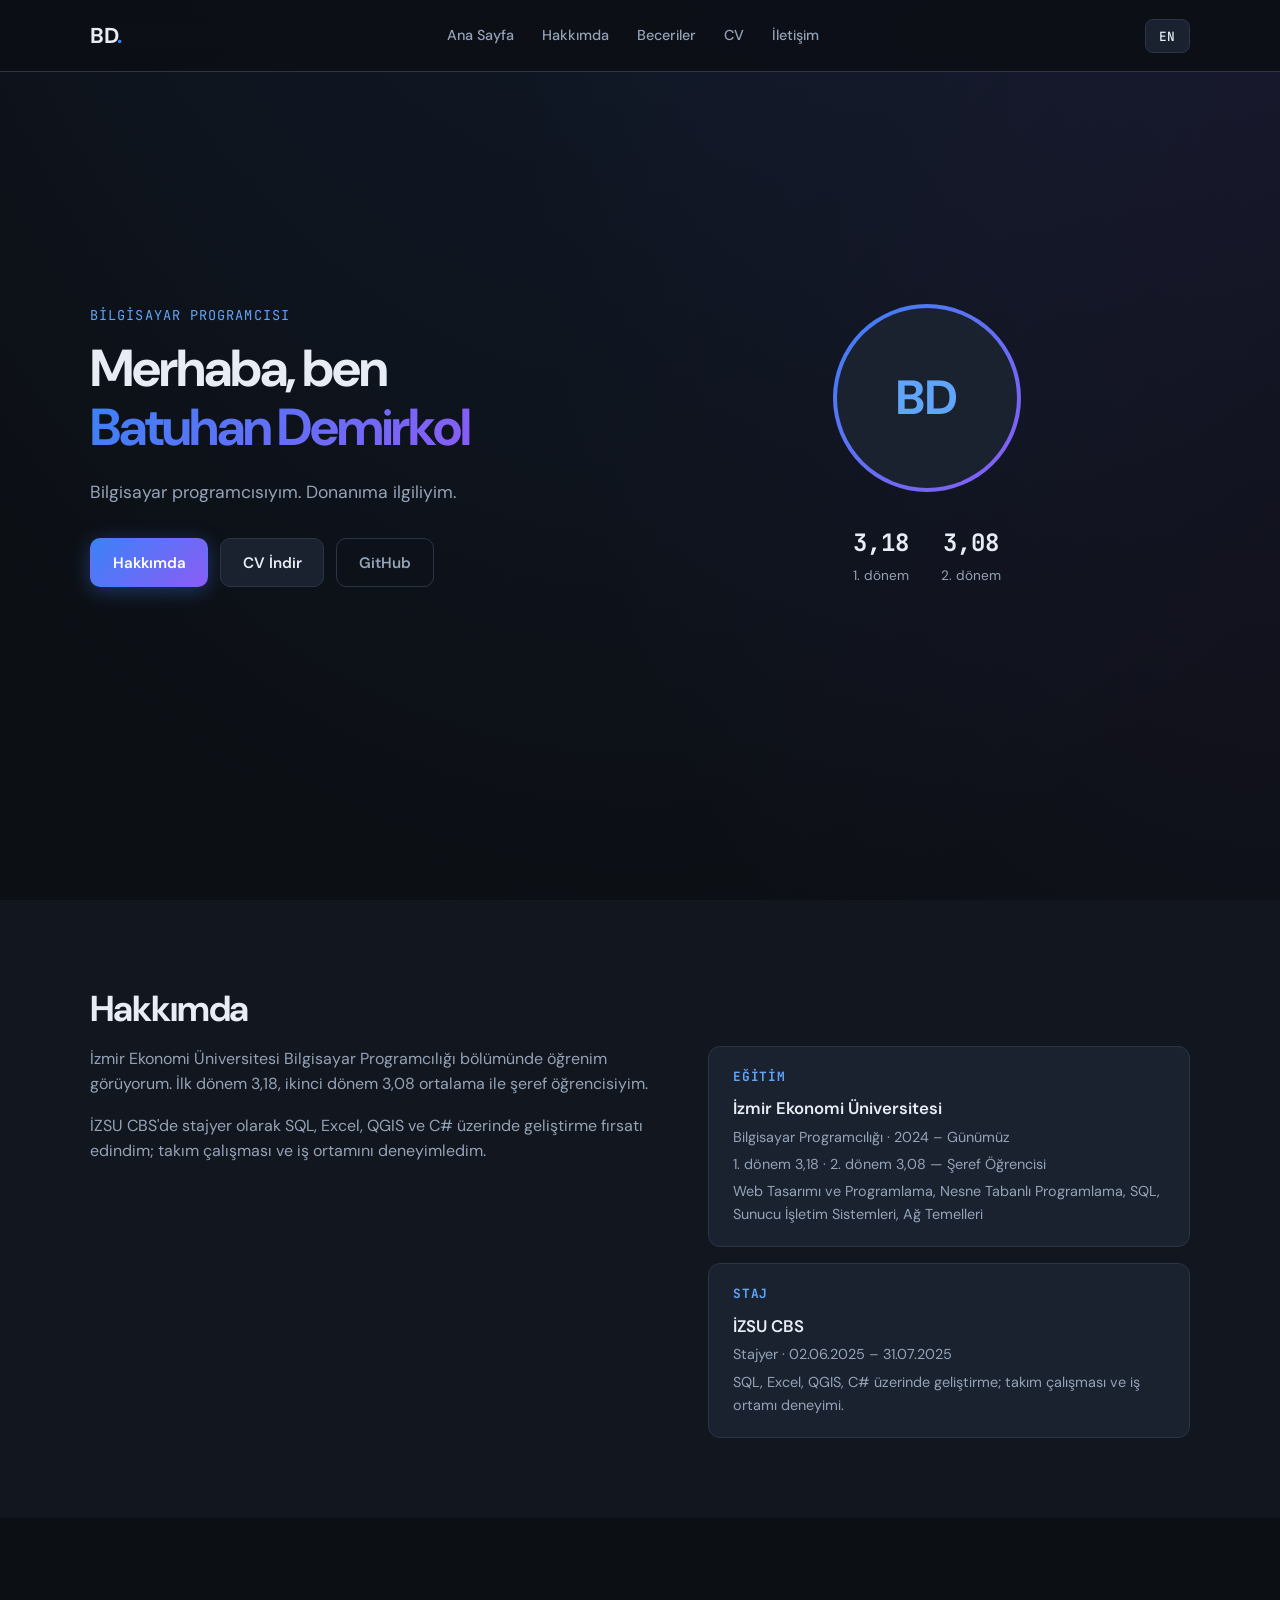
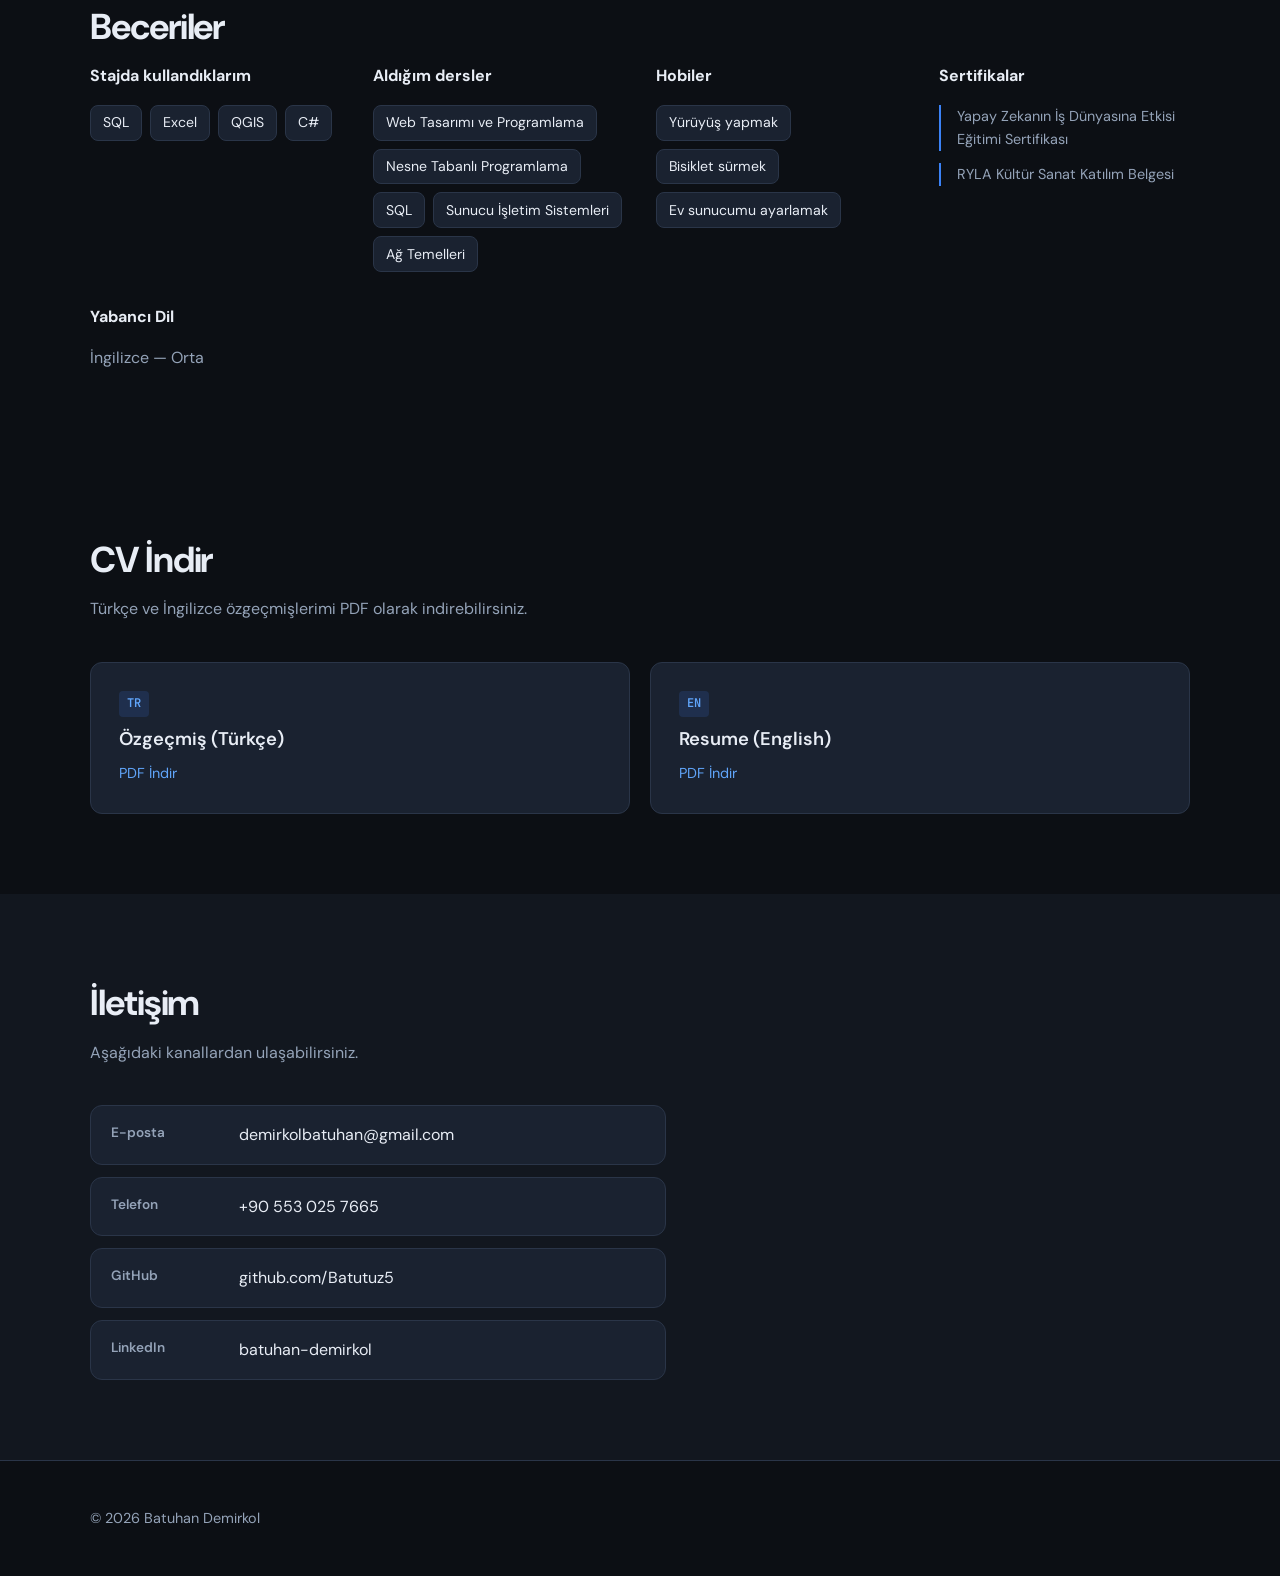
<file: index.html>
<!DOCTYPE html>
<html lang="tr">
<head>
  <meta charset="UTF-8" />
  <meta name="viewport" content="width=device-width, initial-scale=1.0" />
  <meta name="description" content="Batuhan Demirkol — Bilgisayar Programcısı portfolyosu" />
  <title>Batuhan Demirkol | Portfolyo</title>
  <link rel="preconnect" href="https://fonts.googleapis.com" />
  <link rel="preconnect" href="https://fonts.gstatic.com" crossorigin />
  <link href="https://fonts.googleapis.com/css2?family=DM+Sans:ital,opsz,wght@0,9..40,400;0,9..40,500;0,9..40,600;0,9..40,700;1,9..40,400&family=JetBrains+Mono:wght@400;500&display=swap" rel="stylesheet" />
  <link rel="stylesheet" href="css/style.css" />
</head>
<body>
  <a class="skip-link" href="#main" data-i18n="skip">İçeriğe atla</a>

  <header class="site-header">
    <div class="container header-inner">
      <a href="#home" class="logo">BD<span class="logo-dot">.</span></a>
      <nav class="nav" aria-label="Ana menü">
        <button class="nav-toggle" type="button" aria-expanded="false" aria-controls="nav-menu">
          <span class="nav-toggle-bar"></span>
          <span class="sr-only" data-i18n="menu">Menü</span>
        </button>
        <ul id="nav-menu" class="nav-list">
          <li><a href="#home" data-i18n="nav.home">Ana Sayfa</a></li>
          <li><a href="#about" data-i18n="nav.about">Hakkımda</a></li>
          <li><a href="#skills" data-i18n="nav.skills">Beceriler</a></li>
          <li><a href="#cv" data-i18n="nav.cv">CV</a></li>
          <li><a href="#contact" data-i18n="nav.contact">İletişim</a></li>
        </ul>
      </nav>
      <button type="button" class="lang-toggle" id="lang-toggle" aria-label="Dili değiştir">EN</button>
    </div>
  </header>

  <main id="main">
    <section id="home" class="hero section">
      <div class="container hero-grid">
        <div class="hero-content">
          <p class="eyebrow" data-i18n="hero.eyebrow">Bilgisayar Programcısı</p>
          <h1 class="hero-title">
            <span data-i18n="hero.greeting">Merhaba, ben</span><br />
            <span class="gradient-text">Batuhan Demirkol</span>
          </h1>
          <p class="hero-lead" data-i18n="hero.lead">
            İzmir Ekonomi Üniversitesi'nde Bilgisayar Programcılığı öğrencisiyim. Web geliştirme, SQL ve sunucu sistemleri üzerinde çalışıyorum; donanım ve homelab kurulumu ilgi alanım.
          </p>
          <div class="hero-actions">
            <a href="#about" class="btn btn-primary" data-i18n="hero.cta.about">Hakkımda</a>
            <a href="#cv" class="btn btn-outline" data-i18n="hero.cta.cv">CV İndir</a>
            <a href="https://github.com/Batutuz5" class="btn btn-ghost" target="_blank" rel="noopener noreferrer">GitHub</a>
          </div>
        </div>
        <div class="hero-visual" aria-hidden="true">
          <div class="avatar-ring">
            <div class="avatar-placeholder">
              <span>BD</span>
            </div>
          </div>
          <div class="hero-stats">
            <div class="stat">
              <span class="stat-value">3,18</span>
              <span class="stat-label" data-i18n="hero.stat.term1">1. dönem</span>
            </div>
            <div class="stat">
              <span class="stat-value">3,08</span>
              <span class="stat-label" data-i18n="hero.stat.term2">2. dönem</span>
            </div>
          </div>
        </div>
      </div>
    </section>

    <section id="about" class="section section-alt">
      <div class="container">
        <h2 class="section-title" data-i18n="about.title">Hakkımda</h2>
        <div class="about-grid">
          <div class="about-text">
            <p data-i18n="about.p1">
              Web tasarımı, nesne tabanlı programlama, SQL, sunucu işletim sistemleri ve ağ temelleri üzerine eğitim alıyorum. İZSU CBS biriminde staj yaparak SQL, Excel, QGIS ve C# ile saha deneyimi kazandım.
            </p>
            <p data-i18n="about.p2">
              Boş zamanlarımda yürüyüş ve bisiklet yapıyorum; ev sunucusu (homelab) kurarak altyapı ve donanım becerilerimi geliştiriyorum.
            </p>
          </div>
          <div class="about-cards">
            <article class="info-card">
              <h3 data-i18n="about.edu.title">Eğitim</h3>
              <p class="info-card-main">İzmir Ekonomi Üniversitesi</p>
              <p class="info-card-sub" data-i18n="about.edu.detail">Bilgisayar Programcılığı · 2024 – Günümüz</p>
              <p class="info-card-meta" data-i18n="about.edu.honour">1. dönem 3,18 · 2. dönem 3,08 — Şeref Öğrencisi</p>
              <p class="info-card-meta" data-i18n="about.edu.courses">Web Tasarımı ve Programlama, …</p>
            </article>
            <article class="info-card">
              <h3 data-i18n="about.intern.title">Staj</h3>
              <p class="info-card-main">İZSU CBS</p>
              <p class="info-card-sub" data-i18n="about.intern.role">Stajyer · 02.06.2025 – 31.07.2025</p>
              <p class="info-card-meta" data-i18n="about.intern.detail">SQL, Excel, QGIS, C# · takım çalışması</p>
            </article>
          </div>
        </div>
      </div>
    </section>

    <section id="skills" class="section">
      <div class="container">
        <h2 class="section-title" data-i18n="skills.title">Beceriler</h2>
        <div class="skills-layout">
          <div class="skills-group">
            <h3 data-i18n="skills.technical">Teknik</h3>
            <ul class="tag-list" id="skills-technical"></ul>
          </div>
          <div class="skills-group">
            <h3 data-i18n="skills.courses">Aldığım dersler</h3>
            <ul class="tag-list" id="skills-courses"></ul>
          </div>
          <div class="skills-group">
            <h3 data-i18n="skills.hobbies">Hobiler</h3>
            <ul class="tag-list" id="skills-hobbies"></ul>
          </div>
          <div class="skills-group">
            <h3 data-i18n="skills.certs">Sertifikalar</h3>
            <ul class="cert-list" id="skills-certs"></ul>
          </div>
          <div class="skills-group">
            <h3 data-i18n="skills.lang">Yabancı Dil</h3>
            <p class="lang-level" data-i18n="skills.english">İngilizce — Orta</p>
          </div>
        </div>
      </div>
    </section>

    <section id="cv" class="section">
      <div class="container cv-section">
        <h2 class="section-title" data-i18n="cv.title">CV İndir</h2>
        <p class="section-intro" data-i18n="cv.intro">
          Türkçe ve İngilizce özgeçmişlerimi PDF olarak indirebilirsiniz.
        </p>
        <div class="cv-cards">
          <a href="turkce_cv.pdf" class="cv-card" target="_blank" rel="noopener">
            <span class="cv-flag" aria-hidden="true">TR</span>
            <span class="cv-name" data-i18n="cv.tr">Özgeçmiş (Türkçe)</span>
            <span class="cv-action" data-i18n="cv.download">PDF İndir</span>
          </a>
          <a href="ing_cv.pdf" class="cv-card" target="_blank" rel="noopener">
            <span class="cv-flag" aria-hidden="true">EN</span>
            <span class="cv-name" data-i18n="cv.en">Resume (English)</span>
            <span class="cv-action" data-i18n="cv.downloadEn">Download PDF</span>
          </a>
        </div>
      </div>
    </section>

    <section id="contact" class="section section-alt">
      <div class="container">
        <h2 class="section-title" data-i18n="contact.title">İletişim</h2>
        <p class="section-intro" data-i18n="contact.intro">İş birliği, staj veya proje teklifleri için benimle iletişime geçebilirsiniz.</p>
        <ul class="contact-list">
          <li>
            <a href="mailto:demirkolbatuhan@gmail.com">
              <span class="contact-label">E-posta</span>
              <span>demirkolbatuhan@gmail.com</span>
            </a>
          </li>
          <li>
            <a href="tel:+905530257665">
              <span class="contact-label" data-i18n="contact.phone">Telefon</span>
              <span>+90 553 025 7665</span>
            </a>
          </li>
          <li>
            <a href="https://github.com/Batutuz5" target="_blank" rel="noopener noreferrer">
              <span class="contact-label">GitHub</span>
              <span>github.com/Batutuz5</span>
            </a>
          </li>
          <li>
            <a href="https://www.linkedin.com/in/batuhan-demirkol-3ba0b6375/" target="_blank" rel="noopener noreferrer">
              <span class="contact-label">LinkedIn</span>
              <span>batuhan-demirkol</span>
            </a>
          </li>
        </ul>
      </div>
    </section>
  </main>

  <footer class="site-footer">
    <div class="container footer-inner">
      <p>&copy; <span id="year"></span> Batuhan Demirkol</p>
    </div>
  </footer>

  <script src="js/i18n.js"></script>
  <script src="js/main.js"></script>
</body>
</html>
</file>
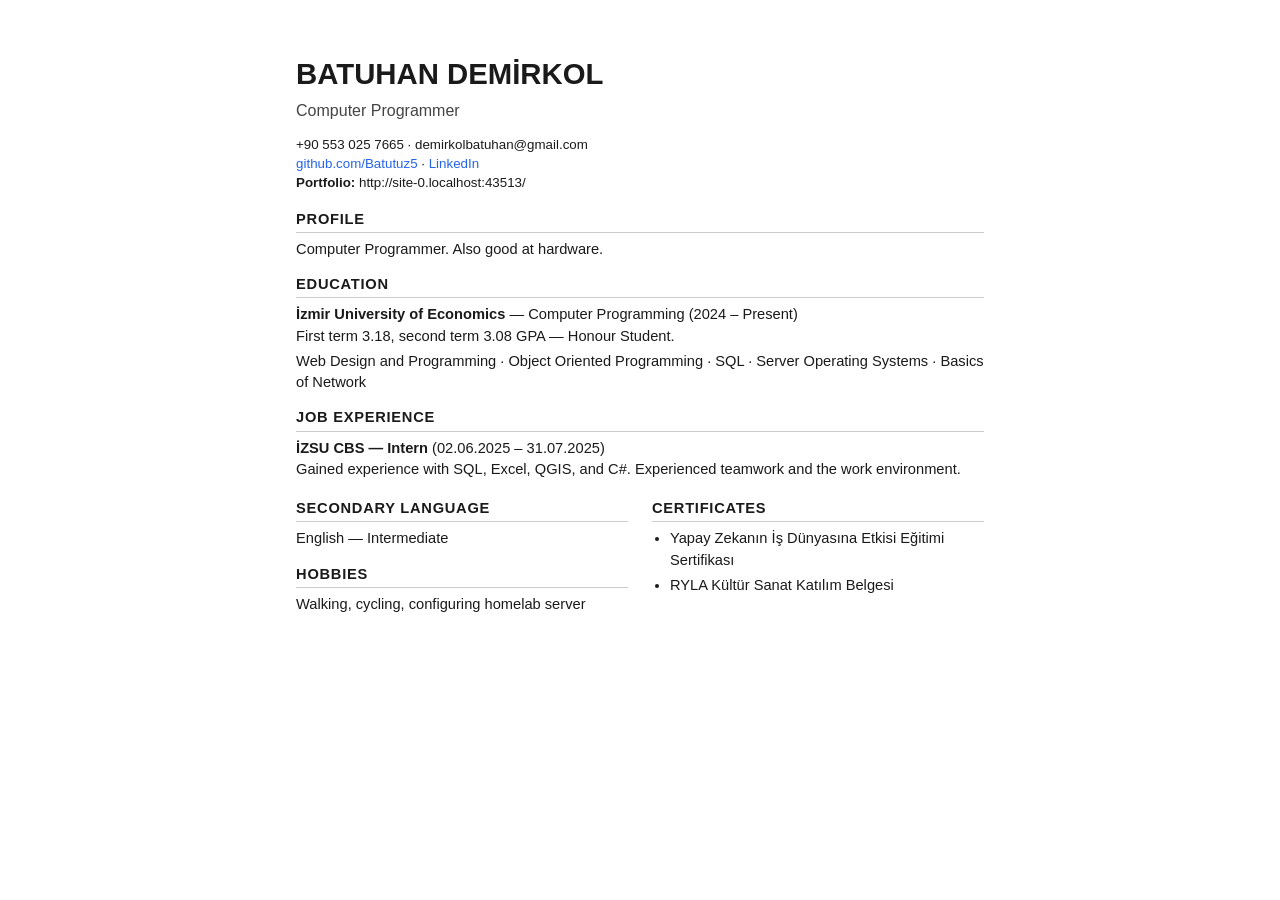
<file: assets/cv-batuhan-demirkol-en.html>
<!DOCTYPE html>
<html lang="en">
<head>
  <meta charset="UTF-8" />
  <title>Resume — Batuhan Demirkol</title>
  <style>
    * { box-sizing: border-box; }
    body { font-family: "Segoe UI", Arial, sans-serif; font-size: 11pt; line-height: 1.45; color: #1a1a1a; max-width: 210mm; margin: 0 auto; padding: 14mm; }
    h1 { margin: 0 0 4px; font-size: 22pt; }
    .subtitle { margin: 0 0 12px; color: #444; font-size: 12pt; }
    .contact { margin-bottom: 16px; font-size: 10pt; }
    .contact a { color: #2563eb; text-decoration: none; }
    h2 { margin: 14px 0 6px; font-size: 11pt; text-transform: uppercase; letter-spacing: 0.05em; border-bottom: 1px solid #ccc; padding-bottom: 2px; }
    p, li { margin: 0 0 4px; }
    ul { margin: 0; padding-left: 18px; }
    .two-col { display: grid; grid-template-columns: 1fr 1fr; gap: 8px 24px; }
    @media print { body { padding: 10mm; } }
  </style>
</head>
<body>
  <h1>BATUHAN DEMİRKOL</h1>
  <p class="subtitle">Computer Programmer</p>
  <div class="contact">
    +90 553 025 7665 · demirkolbatuhan@gmail.com<br />
    <a href="https://github.com/Batutuz5">github.com/Batutuz5</a> ·
    <a href="https://www.linkedin.com/in/batuhan-demirkol-3ba0b6375/">LinkedIn</a><br />
    <strong>Portfolio:</strong> <span id="site-url">—</span>
  </div>

  <h2>Profile</h2>
  <p>Computer Programmer. Also good at hardware.</p>

  <h2>Education</h2>
  <p><strong>İzmir University of Economics</strong> — Computer Programming (2024 – Present)<br />
  First term 3.18, second term 3.08 GPA — Honour Student.</p>
  <p>Web Design and Programming · Object Oriented Programming · SQL · Server Operating Systems · Basics of Network</p>

  <h2>Job Experience</h2>
  <p><strong>İZSU CBS — Intern</strong> (02.06.2025 – 31.07.2025)<br />
  Gained experience with SQL, Excel, QGIS, and C#. Experienced teamwork and the work environment.</p>

  <div class="two-col">
    <div>
      <h2>Secondary Language</h2>
      <p>English — Intermediate</p>
      <h2>Hobbies</h2>
      <p>Walking, cycling, configuring homelab server</p>
    </div>
    <div>
      <h2>Certificates</h2>
      <ul>
        <li>Yapay Zekanın İş Dünyasına Etkisi Eğitimi Sertifikası</li>
        <li>RYLA Kültür Sanat Katılım Belgesi</li>
      </ul>
    </div>
  </div>
  <script>
    const base = window.location.origin + window.location.pathname.replace(/assets\/[^/]+$/, "");
    const el = document.getElementById("site-url");
    if (el && window.location.protocol.startsWith("http")) el.textContent = base;
  </script>
</body>
</html>
</file>
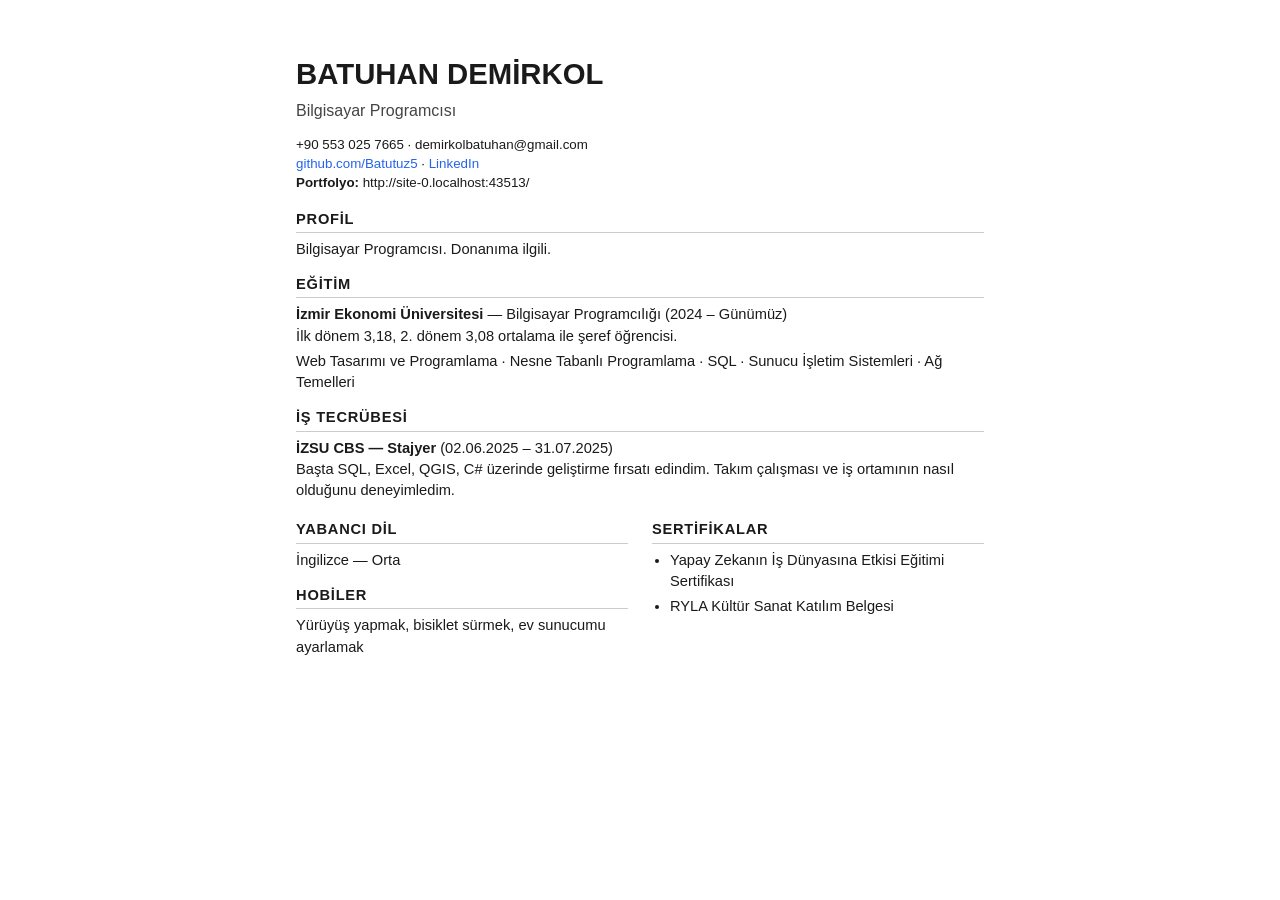
<file: assets/cv-batuhan-demirkol-tr.html>
<!DOCTYPE html>
<html lang="tr">
<head>
  <meta charset="UTF-8" />
  <title>Özgeçmiş — Batuhan Demirkol</title>
  <style>
    * { box-sizing: border-box; }
    body { font-family: "Segoe UI", Arial, sans-serif; font-size: 11pt; line-height: 1.45; color: #1a1a1a; max-width: 210mm; margin: 0 auto; padding: 14mm; }
    h1 { margin: 0 0 4px; font-size: 22pt; }
    .subtitle { margin: 0 0 12px; color: #444; font-size: 12pt; }
    .contact { margin-bottom: 16px; font-size: 10pt; }
    .contact a { color: #2563eb; text-decoration: none; }
    h2 { margin: 14px 0 6px; font-size: 11pt; text-transform: uppercase; letter-spacing: 0.05em; border-bottom: 1px solid #ccc; padding-bottom: 2px; }
    p, li { margin: 0 0 4px; }
    ul { margin: 0; padding-left: 18px; }
    .two-col { display: grid; grid-template-columns: 1fr 1fr; gap: 8px 24px; }
    @media print { body { padding: 10mm; } }
  </style>
</head>
<body>
  <h1>BATUHAN DEMİRKOL</h1>
  <p class="subtitle">Bilgisayar Programcısı</p>
  <div class="contact">
    +90 553 025 7665 · demirkolbatuhan@gmail.com<br />
    <a href="https://github.com/Batutuz5">github.com/Batutuz5</a> ·
    <a href="https://www.linkedin.com/in/batuhan-demirkol-3ba0b6375/">LinkedIn</a><br />
    <strong>Portfolyo:</strong> <span id="site-url">—</span>
  </div>

  <h2>Profil</h2>
  <p>Bilgisayar Programcısı. Donanıma ilgili.</p>

  <h2>Eğitim</h2>
  <p><strong>İzmir Ekonomi Üniversitesi</strong> — Bilgisayar Programcılığı (2024 – Günümüz)<br />
  İlk dönem 3,18, 2. dönem 3,08 ortalama ile şeref öğrencisi.</p>
  <p>Web Tasarımı ve Programlama · Nesne Tabanlı Programlama · SQL · Sunucu İşletim Sistemleri · Ağ Temelleri</p>

  <h2>İş Tecrübesi</h2>
  <p><strong>İZSU CBS — Stajyer</strong> (02.06.2025 – 31.07.2025)<br />
  Başta SQL, Excel, QGIS, C# üzerinde geliştirme fırsatı edindim. Takım çalışması ve iş ortamının nasıl olduğunu deneyimledim.</p>

  <div class="two-col">
    <div>
      <h2>Yabancı Dil</h2>
      <p>İngilizce — Orta</p>
      <h2>Hobiler</h2>
      <p>Yürüyüş yapmak, bisiklet sürmek, ev sunucumu ayarlamak</p>
    </div>
    <div>
      <h2>Sertifikalar</h2>
      <ul>
        <li>Yapay Zekanın İş Dünyasına Etkisi Eğitimi Sertifikası</li>
        <li>RYLA Kültür Sanat Katılım Belgesi</li>
      </ul>
    </div>
  </div>
  <script>
    const base = window.location.origin + window.location.pathname.replace(/assets\/[^/]+$/, "");
    const el = document.getElementById("site-url");
    if (el && window.location.protocol.startsWith("http")) el.textContent = base;
  </script>
</body>
</html>
</file>
<file: css/style.css>
:root {
  --bg: #0c0f14;
  --bg-alt: #12171f;
  --surface: #1a2230;
  --border: #2a3548;
  --text: #e8edf5;
  --text-muted: #94a3b8;
  --accent: #3b82f6;
  --accent-soft: rgba(59, 130, 246, 0.15);
  --accent-glow: #60a5fa;
  --gradient: linear-gradient(135deg, #3b82f6 0%, #8b5cf6 100%);
  --font: "DM Sans", system-ui, sans-serif;
  --mono: "JetBrains Mono", monospace;
  --radius: 12px;
  --header-h: 72px;
  --max-w: 1100px;
  --transition: 0.2s ease;
}

*,
*::before,
*::after {
  box-sizing: border-box;
}

html {
  scroll-behavior: smooth;
}

body {
  margin: 0;
  font-family: var(--font);
  font-size: 1rem;
  line-height: 1.6;
  color: var(--text);
  background: var(--bg);
  background-image:
    radial-gradient(ellipse 80% 50% at 50% -20%, rgba(59, 130, 246, 0.12), transparent),
    radial-gradient(ellipse 60% 40% at 100% 0%, rgba(139, 92, 246, 0.08), transparent);
}

img {
  max-width: 100%;
  height: auto;
}

a {
  color: var(--accent-glow);
  text-decoration: none;
  transition: color var(--transition);
}

a:hover {
  color: #93c5fd;
}

.container {
  width: min(100% - 2rem, var(--max-w));
  margin-inline: auto;
}

.sr-only {
  position: absolute;
  width: 1px;
  height: 1px;
  padding: 0;
  margin: -1px;
  overflow: hidden;
  clip: rect(0, 0, 0, 0);
  white-space: nowrap;
  border: 0;
}

.skip-link {
  position: absolute;
  top: -100%;
  left: 1rem;
  z-index: 9999;
  padding: 0.5rem 1rem;
  background: var(--accent);
  color: #fff;
  border-radius: var(--radius);
}

.skip-link:focus {
  top: 1rem;
}

/* Header */
.site-header {
  position: fixed;
  top: 0;
  left: 0;
  right: 0;
  z-index: 100;
  height: var(--header-h);
  background: rgba(12, 15, 20, 0.85);
  backdrop-filter: blur(12px);
  border-bottom: 1px solid var(--border);
}

.header-inner {
  display: flex;
  align-items: center;
  justify-content: space-between;
  height: var(--header-h);
  gap: 1rem;
}

.logo {
  font-weight: 700;
  font-size: 1.35rem;
  color: var(--text);
  letter-spacing: -0.02em;
}

.logo-dot {
  color: var(--accent);
}

.nav-list {
  display: flex;
  gap: 0.25rem;
  list-style: none;
  margin: 0;
  padding: 0;
}

.nav-list a {
  display: block;
  padding: 0.5rem 0.75rem;
  color: var(--text-muted);
  font-size: 0.9rem;
  font-weight: 500;
  border-radius: 8px;
}

.nav-list a:hover,
.nav-list a:focus-visible {
  color: var(--text);
  background: var(--accent-soft);
}

.lang-toggle {
  flex-shrink: 0;
  padding: 0.45rem 0.85rem;
  font-family: var(--mono);
  font-size: 0.8rem;
  font-weight: 500;
  color: var(--text);
  background: var(--surface);
  border: 1px solid var(--border);
  border-radius: 8px;
  cursor: pointer;
  transition: background var(--transition), border-color var(--transition);
}

.lang-toggle:hover {
  border-color: var(--accent);
  background: var(--accent-soft);
}

.nav-toggle {
  display: none;
  width: 44px;
  height: 44px;
  padding: 0;
  background: var(--surface);
  border: 1px solid var(--border);
  border-radius: 8px;
  cursor: pointer;
}

.nav-toggle-bar,
.nav-toggle-bar::before,
.nav-toggle-bar::after {
  display: block;
  width: 20px;
  height: 2px;
  margin: 0 auto;
  background: var(--text);
  border-radius: 1px;
  transition: transform var(--transition);
}

.nav-toggle-bar::before,
.nav-toggle-bar::after {
  content: "";
  margin-top: 5px;
}

.nav-toggle-bar::after {
  margin-top: 5px;
}

/* Sections */
.section {
  padding: 5rem 0;
}

.section-alt {
  background: var(--bg-alt);
}

.section-title {
  margin: 0 0 0.5rem;
  font-size: clamp(1.75rem, 4vw, 2.25rem);
  font-weight: 700;
  letter-spacing: -0.03em;
}

.section-intro {
  margin: 0 0 2.5rem;
  max-width: 42rem;
  color: var(--text-muted);
}

/* Hero */
.hero {
  min-height: 100vh;
  display: flex;
  align-items: center;
  padding-top: var(--header-h);
}

.hero-grid {
  display: grid;
  grid-template-columns: 1fr 1fr;
  gap: 3rem;
  align-items: center;
}

.eyebrow {
  margin: 0 0 0.75rem;
  font-family: var(--mono);
  font-size: 0.85rem;
  color: var(--accent-glow);
  text-transform: uppercase;
  letter-spacing: 0.08em;
}

.hero-title {
  margin: 0 0 1.25rem;
  font-size: clamp(2.25rem, 5vw, 3.25rem);
  font-weight: 700;
  line-height: 1.15;
  letter-spacing: -0.04em;
}

.gradient-text {
  background: var(--gradient);
  -webkit-background-clip: text;
  background-clip: text;
  color: transparent;
}

.hero-lead {
  margin: 0 0 2rem;
  font-size: 1.1rem;
  color: var(--text-muted);
  max-width: 32rem;
}

.hero-actions {
  display: flex;
  flex-wrap: wrap;
  gap: 0.75rem;
}

.btn {
  display: inline-flex;
  align-items: center;
  justify-content: center;
  padding: 0.7rem 1.35rem;
  font-size: 0.95rem;
  font-weight: 600;
  border-radius: 10px;
  border: 1px solid transparent;
  transition: transform var(--transition), box-shadow var(--transition), background var(--transition);
}

.btn:hover {
  transform: translateY(-1px);
}

.btn-primary {
  color: #fff;
  background: var(--gradient);
  box-shadow: 0 4px 20px rgba(59, 130, 246, 0.35);
}

.btn-outline {
  color: var(--text);
  border-color: var(--border);
  background: var(--surface);
}

.btn-outline:hover {
  border-color: var(--accent);
}

.btn-ghost {
  color: var(--text-muted);
  background: transparent;
  border-color: var(--border);
}

.hero-visual {
  display: flex;
  flex-direction: column;
  align-items: center;
  gap: 2rem;
}

.avatar-ring {
  padding: 4px;
  border-radius: 50%;
  background: var(--gradient);
}

.avatar-placeholder {
  width: 180px;
  height: 180px;
  display: flex;
  align-items: center;
  justify-content: center;
  border-radius: 50%;
  background: var(--surface);
  font-size: 3rem;
  font-weight: 700;
  color: var(--accent-glow);
}

.hero-stats {
  display: flex;
  gap: 2rem;
}

.stat {
  text-align: center;
}

.stat-value {
  display: block;
  font-size: 1.5rem;
  font-weight: 700;
  font-family: var(--mono);
}

.stat-label {
  font-size: 0.85rem;
  color: var(--text-muted);
}

/* About */
.about-grid {
  display: grid;
  grid-template-columns: 1.2fr 1fr;
  gap: 2.5rem;
  align-items: start;
}

.about-text p {
  margin: 0 0 1rem;
  color: var(--text-muted);
}

.about-cards {
  display: flex;
  flex-direction: column;
  gap: 1rem;
}

.info-card {
  padding: 1.25rem 1.5rem;
  background: var(--surface);
  border: 1px solid var(--border);
  border-radius: var(--radius);
}

.info-card h3 {
  margin: 0 0 0.5rem;
  font-size: 0.8rem;
  font-family: var(--mono);
  text-transform: uppercase;
  letter-spacing: 0.06em;
  color: var(--accent-glow);
}

.info-card-main {
  margin: 0;
  font-weight: 600;
  font-size: 1.05rem;
}

.info-card-sub,
.info-card-meta {
  margin: 0.25rem 0 0;
  font-size: 0.9rem;
  color: var(--text-muted);
}

/* Projects */
.project-grid {
  display: grid;
  grid-template-columns: repeat(auto-fill, minmax(300px, 1fr));
  gap: 1.25rem;
}

.project-card {
  display: flex;
  flex-direction: column;
  padding: 1.5rem;
  background: var(--surface);
  border: 1px solid var(--border);
  border-radius: var(--radius);
  transition: border-color var(--transition), transform var(--transition);
}

.project-card:hover {
  border-color: var(--accent);
  transform: translateY(-2px);
}

.project-card h3 {
  margin: 0 0 0.5rem;
  font-size: 1.15rem;
}

.project-card p {
  margin: 0 0 1rem;
  flex: 1;
  font-size: 0.95rem;
  color: var(--text-muted);
}

.project-tags {
  display: flex;
  flex-wrap: wrap;
  gap: 0.4rem;
  margin-bottom: 1rem;
}

.project-tags span {
  padding: 0.2rem 0.55rem;
  font-family: var(--mono);
  font-size: 0.72rem;
  color: var(--accent-glow);
  background: var(--accent-soft);
  border-radius: 6px;
}

.project-link {
  display: inline-flex;
  align-items: center;
  gap: 0.35rem;
  font-weight: 600;
  font-size: 0.9rem;
}

.projects-empty {
  margin: 0 0 1rem;
  max-width: 36rem;
  color: var(--text-muted);
}

.projects-github-link {
  display: inline-flex;
}

.tag-empty {
  color: var(--text-muted);
  border-style: dashed;
}

/* Skills */
.skills-layout {
  display: grid;
  grid-template-columns: repeat(auto-fit, minmax(220px, 1fr));
  gap: 2rem;
}

.skills-group h3 {
  margin: 0 0 1rem;
  font-size: 1rem;
  color: var(--text);
}

.tag-list {
  display: flex;
  flex-wrap: wrap;
  gap: 0.5rem;
  list-style: none;
  margin: 0;
  padding: 0;
}

.tag-list li {
  padding: 0.35rem 0.75rem;
  font-size: 0.88rem;
  background: var(--surface);
  border: 1px solid var(--border);
  border-radius: 8px;
}

.cert-list {
  margin: 0;
  padding: 0;
  list-style: none;
}

.cert-list li {
  margin-bottom: 0.75rem;
  padding-left: 1rem;
  border-left: 2px solid var(--accent);
  font-size: 0.9rem;
  color: var(--text-muted);
}

.lang-level {
  margin: 0;
  font-size: 1rem;
  color: var(--text-muted);
}

/* CV */
.cv-cards {
  display: grid;
  grid-template-columns: repeat(auto-fit, minmax(260px, 1fr));
  gap: 1.25rem;
}

.cv-card {
  display: flex;
  flex-direction: column;
  align-items: flex-start;
  gap: 0.5rem;
  padding: 1.75rem;
  background: var(--surface);
  border: 1px solid var(--border);
  border-radius: var(--radius);
  color: var(--text);
  transition: border-color var(--transition), box-shadow var(--transition);
}

.cv-card:hover {
  border-color: var(--accent);
  box-shadow: 0 8px 30px rgba(59, 130, 246, 0.15);
  color: var(--text);
}

.cv-flag {
  font-family: var(--mono);
  font-size: 0.75rem;
  font-weight: 600;
  color: var(--accent-glow);
  padding: 0.2rem 0.5rem;
  background: var(--accent-soft);
  border-radius: 4px;
}

.cv-name {
  font-size: 1.15rem;
  font-weight: 600;
}

.cv-action {
  font-size: 0.9rem;
  color: var(--accent-glow);
}

.cv-hint {
  margin: 1.25rem 0 0;
  max-width: 40rem;
  font-size: 0.88rem;
  color: var(--text-muted);
}

/* Contact */
.contact-list {
  list-style: none;
  margin: 0;
  padding: 0;
  display: grid;
  gap: 0.75rem;
  max-width: 36rem;
}

.contact-list a {
  display: grid;
  grid-template-columns: 7rem 1fr;
  gap: 1rem;
  padding: 1rem 1.25rem;
  background: var(--surface);
  border: 1px solid var(--border);
  border-radius: var(--radius);
  color: var(--text);
}

.contact-list a:hover {
  border-color: var(--accent);
}

.contact-label {
  font-size: 0.85rem;
  font-weight: 600;
  color: var(--text-muted);
}

/* Footer */
.site-footer {
  padding: 2rem 0;
  border-top: 1px solid var(--border);
}

.footer-inner {
  display: flex;
  flex-wrap: wrap;
  justify-content: space-between;
  gap: 0.5rem;
  font-size: 0.9rem;
  color: var(--text-muted);
}

.footer-note {
  margin: 0;
}

/* Mobile */
@media (max-width: 900px) {
  .hero-grid,
  .about-grid {
    grid-template-columns: 1fr;
  }

  .hero-visual {
    order: -1;
  }

  .avatar-placeholder {
    width: 120px;
    height: 120px;
    font-size: 2rem;
  }
}

@media (max-width: 768px) {
  .nav-toggle {
    display: flex;
    align-items: center;
    justify-content: center;
  }

  .nav-list {
    position: fixed;
    top: var(--header-h);
    left: 0;
    right: 0;
    flex-direction: column;
    padding: 1rem;
    background: var(--bg-alt);
    border-bottom: 1px solid var(--border);
    transform: translateY(-120%);
    opacity: 0;
    pointer-events: none;
    transition: transform var(--transition), opacity var(--transition);
  }

  .nav-list.is-open {
    transform: translateY(0);
    opacity: 1;
    pointer-events: auto;
  }

  .contact-list a {
    grid-template-columns: 1fr;
    gap: 0.25rem;
  }
}
</file>
